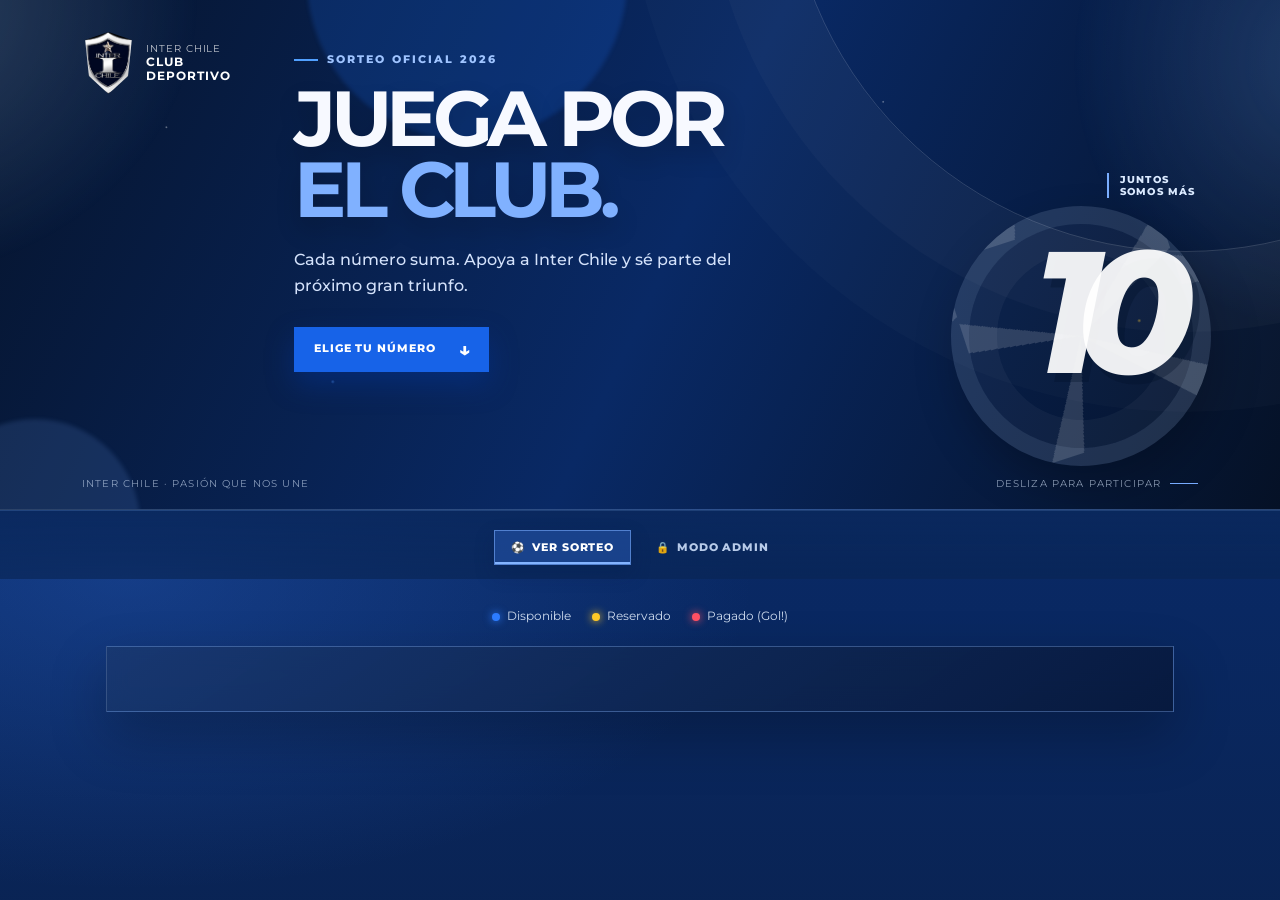
<file: index.html>
<!DOCTYPE html>
<html lang='es'>
<head>
  <meta charset='UTF-8'>
  <meta name='viewport' content='width=device-width, initial-scale=1.0'>
  <title>Inter Chile - Gran Sorteo Deportivo</title>
  <!-- Fuente deportiva Montserrat -->
  <link href='https://fonts.googleapis.com/css2?family=Montserrat:wght@400;600;800&display=swap' rel='stylesheet'>
  <link rel='stylesheet' href='css/style.css'>
</head>
<body>

  <!-- Encabezado / Hero -->
  <header class='hero'>
    <div class='stadium-lights'></div>
    <div class='confetti-layer'></div>
    <div class='hero-orb hero-orb-one'></div>
    <div class='hero-orb hero-orb-two'></div>
    <div class='hero-shell'>
      <div class='brand-lockup'>
        <img class='logo-club' src='assets/escudo-inter-chile.jpg' alt='Escudo Inter Chile'>
        <span>Inter Chile<br><b>Club deportivo</b></span>
      </div>
      <div class='hero-copy'>
        <p class='eyebrow'><span></span> Sorteo oficial 2026</p>
        <h1 id='raffle-title'>Juega por <em>el club.</em></h1>
        <p class='subtitle' id='raffle-subtitle'>Cada número suma. Apoya a Inter Chile y sé parte del próximo gran triunfo.</p>
        <div class='hero-actions'>
          <a class='hero-cta' href='#view-public'>Elige tu número <span>↓</span></a>
          <button type='button' class='hero-cta hero-raffles-link admin-only-ui' style='display: none;' onclick='openRaffleHub()'>Mis sorteos <span>→</span></button>
        </div>
      </div>
      <div class='hero-art' aria-hidden='true'>
        <div class='ball-pattern'></div>
        <div class='hero-number'>10</div>
        <div class='hero-art-label'>Juntos<br>somos más</div>
      </div>
    </div>
    <div class='hero-footer'>
      <span>Inter Chile · pasión que nos une</span>
      <span class='scroll-cue'>Desliza para participar <i></i></span>
    </div>
  </header>

  <!-- Marcador de Estadio (Estadísticas en tiempo real) - SOLO ADMIN -->
  <div class='scoreboard-container' id='scoreboard-container' style='display: none;'>
    <div class='scoreboard'>
      <div class='score-panel'>
        <div class='score-label'>Recaudado</div>
        <div class='score-value recaudado' id='stat-recaudado'>$0</div>
      </div>
      <div class='score-panel'>
        <div class='score-label'>Goles (Pagados)</div>
        <div class='score-value goles' id='stat-pagados'>00</div>
      </div>
      <div class='score-panel'>
        <div class='score-label'>En el VAR (Reservas)</div>
        <div class='score-value var' id='stat-reservados'>00</div>
      </div>
      <div class='score-panel'>
        <div class='score-label'>Suplentes (Libres)</div>
        <div class='score-value' id='stat-disponibles'>00</div>
      </div>
    </div>
  </div>

  <!-- Barra de Navegación de Pestañas -->
  <div class='nav-tabs'>
    <button class='nav-btn active' onclick='switchTab("public-view")'>
      <span>⚽</span> Ver Sorteo
    </button>
    <button class='nav-btn' id='nav-accounting-tab' style='display: none;' onclick='switchTab("accounting-view")'>
      <span>📊</span> Contabilidad
    </button>
    <button class='nav-btn' id='nav-raffles-tab' style='display: none;' onclick='openRaffleHub()'>
      <span>🏆</span> Mis sorteos
    </button>
    <button class='nav-btn' id='nav-login-tab' onclick='switchTab("login-view")'>
      <span>🔒</span> Modo Admin
    </button>
  </div>

  <!-- PESTAÑA 1: VISTA PÚBLICA / TABLERO DE NÚMEROS -->
  <main class='view-section active' id='view-public'>
    <div class='grid-container admin-only-ui' id='current-raffle-banner' style='display:none; margin-bottom:1rem; padding:1rem 1.25rem;'>
      <span style='color:var(--color-accent-blue);font-size:.7rem;font-weight:800;letter-spacing:.1em;text-transform:uppercase;'>Administrando rifa</span>
      <h2 id='current-raffle-name' style='margin-top:.25rem;text-transform:uppercase;'></h2>
    </div>
    <div id='public-raffles-container'></div>
    <!-- Leyenda de Estados -->
    <div class='legend'>
      <div class='legend-item'>
        <span class='dot disponible'></span>
        <span>Disponible</span>
      </div>
      <div class='legend-item'>
        <span class='dot reservado'></span>
        <span>Reservado</span>
      </div>
      <div class='legend-item'>
        <span class='dot pagado'></span>
        <span>Pagado (Gol!)</span>
      </div>
      <div class='legend-item admin-only-ui' style='display: none;'>
        <span class='dot seleccionado'></span>
        <span>Seleccionado</span>
      </div>
    </div>

    <!-- Selección Aleatoria de Números (Solo Admin) -->
    <div class='grid-container admin-only-ui' style='display: none; margin-bottom: 1.5rem; padding: 1rem 1.5rem;'>
      <div style='display: flex; align-items: center; gap: 1rem; flex-wrap: wrap;'>
        <label for='random-pick-count' style='color: #8b949e; font-size: 0.85rem;'>🎲 Elegir al azar</label>
        <input type='number' id='random-pick-count' value='5' min='1' max='100' style='max-width: 90px;'>
        <button type='button' class='btn-secondary' style='margin-top: 0; font-size: 0.85rem;' onclick='handlePickRandomNumbers()'>Seleccionar números disponibles al azar</button>
      </div>
    </div>

    <!-- Contenedor del Tablero -->
    <div class='grid-container'>
      <div class='tickets-grid' id='tickets-container'>
        <!-- Los números se generarán aquí con JavaScript -->
      </div>
    </div>
  </main>

  <!-- PESTAÑA: HISTORIAL Y GESTIÓN DE SORTEOS (SOLO ADMIN) -->
  <section class='view-section' id='view-raffles'>
    <div class='raffle-hub-header'>
      <div>
        <p class='eyebrow'><span></span> Base de datos de sorteos</p>
        <h2>Mis sorteos e historial</h2>
        <p>Cada tarjeta corresponde a una pestaña de Google Sheets. Abre una para administrar sus números, compradores y contabilidad.</p>
      </div>
      <button type='button' class='btn-secondary' onclick='refreshSorteosList()'>↻ Actualizar lista</button>
    </div>
    <div class='raffle-create-card'>
      <h3>Crear una nueva rifa</h3>
      <form id='new-sorteo-form' onsubmit='handleCreateSorteo(event)'>
        <div class='form-row'>
          <div class='form-group'>
            <label for='new-sorteo-name'>Nombre de la rifa</label>
            <input type='text' id='new-sorteo-name' placeholder='Ej. Rifa Septiembre 2026' required>
          </div>
          <div class='form-group'>
            <label for='new-sorteo-count'>Cantidad de números</label>
            <input type='number' id='new-sorteo-count' value='100' min='1' max='1000' required>
          </div>
          <div class='form-group'>
            <label for='new-sorteo-price'>Valor por número ($)</label>
            <input type='number' id='new-sorteo-price' value='5000' min='500' step='500' required>
          </div>
        </div>
        <div id='create-prizes-list' class='create-prizes-list'>
          <div class='form-row create-prize-row'>
            <div class='form-group'><label>Premio 1</label><input class='create-prize-title' type='text' placeholder='Ej. Camiseta oficial firmada'></div>
            <div class='form-group'><label>Descripción</label><input class='create-prize-description' type='text' placeholder='Ej. Talla L, firmada por el plantel'></div>
            <div class='form-group'><label>Foto / cámara</label><input class='create-prize-image' type='file' accept='image/*' capture='environment'></div>
          </div>
        </div>
        <button type='button' class='btn-secondary add-prize-btn' onclick='addCreatePrizeRow()'>+ Agregar otro premio</button>
        <button type='submit' class='btn-primary'>Crear y abrir rifa</button>
      </form>
    </div>
    <div class='raffle-history-grid' id='sorteo-history-list'>
      <p class='raffle-history-empty'>Cargando historial…</p>
    </div>
    <section id='prize-manager' class='prize-manager' hidden>
      <div class='prize-manager-header'><div><p class='eyebrow'><span></span> Premios de la rifa</p><h3 id='prize-manager-raffle'></h3></div><button type='button' class='close-btn' aria-label='Cerrar premios' onclick='closePrizeManager()'>×</button></div>
      <div id='prizes-list' class='prizes-list'></div>
      <form id='new-prize-form' onsubmit='handleSavePremio(event)' class='new-prize-form'>
        <h4>Agregar premio</h4>
        <div class='form-row'>
          <div class='form-group'><label for='new-prize-title'>Nombre del premio</label><input id='new-prize-title' required placeholder='Ej. Primer premio: Camiseta'></div>
          <div class='form-group'><label for='new-prize-description'>Descripción</label><input id='new-prize-description' placeholder='Detalles del premio'></div>
          <div class='form-group'><label for='new-prize-image'>Foto / cámara</label><input id='new-prize-image' type='file' accept='image/*' capture='environment'></div>
        </div>
        <button type='submit' class='btn-primary'>Agregar premio</button>
      </form>
    </section>
  </section>

  <!-- PESTAÑA 2: PANEL DE CONTABILIDAD & REGISTRO (SOLO ADMIN) -->
  <section class='view-section' id='view-accounting'>
    <div class='grid-container' style='margin-bottom: 2rem;'>
      <h2 style='text-transform: uppercase; margin-bottom: 1rem; font-size: 1.4rem; border-bottom: 1px solid var(--color-card-border); padding-bottom: 0.5rem;'>
        📊 Balance Contable
      </h2>
      <div style='display: grid; grid-template-columns: repeat(auto-fit, minmax(200px, 1fr)); gap: 1rem; margin-bottom: 1.5rem;'>
        <div style='background: #0d1117; padding: 1rem; border-radius: 8px; border: 1px solid var(--color-card-border);'>
          <span style='font-size: 0.8rem; color: #8b949e; text-transform: uppercase;'>Efectivo Recaudado</span>
          <div style='font-size: 1.6rem; font-weight: bold; color: #fff;' id='calc-efectivo'>$0</div>
        </div>
        <div style='background: #0d1117; padding: 1rem; border-radius: 8px; border: 1px solid var(--color-card-border);'>
          <span style='font-size: 0.8rem; color: #8b949e; text-transform: uppercase;'>Transferencias Recaudado</span>
          <div style='font-size: 1.6rem; font-weight: bold; color: #fff;' id='calc-transferencia'>$0</div>
        </div>
        <div style='background: #0d1117; padding: 1rem; border-radius: 8px; border: 1px solid var(--color-card-border);'>
          <span style='font-size: 0.8rem; color: #8b949e; text-transform: uppercase;'>Por Cobrar (Reservas)</span>
          <div style='font-size: 1.6rem; font-weight: bold; color: var(--color-referee-yellow);' id='calc-pendiente'>$0</div>
        </div>
        <div style='background: #0d1117; padding: 1rem; border-radius: 8px; border: 1px solid var(--color-card-border);'>
          <span style='font-size: 0.8rem; color: #8b949e; text-transform: uppercase;'>Recaudación Potencial</span>
          <div style='font-size: 1.6rem; font-weight: bold; color: var(--color-grass-neon);' id='calc-potencial'>$0</div>
        </div>
      </div>
    </div>

    <!-- Sorteo del Ganador -->
    <div class='grid-container' style='margin-bottom: 2rem;'>
      <h2 style='text-transform: uppercase; margin-bottom: 1rem; font-size: 1.4rem; border-bottom: 1px solid var(--color-card-border); padding-bottom: 0.5rem;'>
        🏆 Sorteo del Ganador
      </h2>
      <p style='color: #8b949e; font-size: 0.85rem; margin-bottom: 1rem;'>
        Solo participan los dorsales marcados como "Pagado" (Gol!) del sorteo activo. Elige cuántos ganadores quieres sortear y presiona el botón.
      </p>
      <div style='display: flex; align-items: center; gap: 1rem; flex-wrap: wrap; margin-bottom: 1rem;'>
        <label for='winners-count' style='color: #8b949e; font-size: 0.85rem;'>Cantidad de ganadores</label>
        <input type='number' id='winners-count' value='1' min='1' max='100' style='max-width: 90px;'>
        <button type='button' class='btn-primary' style='margin-top: 0; font-size: 0.85rem; padding: 0.6rem 1rem;' onclick='handleDrawWinners()'>🎉 Tirar Rifa y Elegir Ganador(es)</button>
      </div>
      <div id='winners-result' style='display: none; background: #0d1117; padding: 1rem 1.5rem; border-radius: 8px; border: 1px solid var(--color-card-border);'></div>
    </div>

    <!-- Tabla detallada de Compradores -->
    <div class='grid-container'>
      <div style='display: flex; justify-content: space-between; align-items: center; margin-bottom: 1rem; flex-wrap: wrap; gap: 1rem;'>
        <h2 style='text-transform: uppercase; font-size: 1.3rem;'>📋 Registro de Compras</h2>
        <input type='text' id='accounting-search' placeholder='🔍 Buscar por número, nombre o teléfono...' style='max-width: 300px; padding: 0.5rem;'>
      </div>
      
      <div class='accounting-table-container'>
        <table id='accounting-table'>
          <thead>
            <tr>
              <th>Dorsal</th>
              <th>Estado</th>
              <th>Nombre del Comprador</th>
              <th>Teléfono</th>
              <th>Medio de Pago</th>
              <th>Última Actualización</th>
            </tr>
          </thead>
          <tbody id='accounting-table-body'>
            <!-- Filas dinámicas -->
          </tbody>
        </table>
      </div>
    </div>
  </section>

  <!-- PESTAÑA 3: LOGIN / PANEL DE CONFIGURACIÓN DE ACCESO -->
  <section class='view-section' id='view-login'>
    <!-- Login de Administrador -->
    <div class='login-card' id='login-card-container'>
      <h2>Acceso Administrador</h2>
      <p style='color: #8b949e; font-size: 0.85rem; margin-bottom: 1.5rem;'>Ingresa la contraseña técnica para gestionar el sorteo y la contabilidad.</p>
      
      <form id='login-form' onsubmit='handleLogin(event)'>
        <div class='form-group'>
          <label for='admin-password'>Contraseña</label>
          <input type='password' id='admin-password' placeholder='••••••••' required autocomplete='current-password'>
        </div>
        <button type='submit' class='btn-primary'>Entrar a la Cancha</button>
      </form>
    </div>

    <!-- Panel de Sesión del Administrador (Se muestra si está logueado) -->
    <div class='login-card' id='admin-session-container' style='display: none; max-width: 600px;'>
      <h2>¡Bienvenido, Administrador!</h2>
      <p style='color: var(--color-grass-neon); font-weight: bold; margin-bottom: 1.5rem;'>La sesión está activa y tienes autorización para modificar números.</p>
      
      <button class='btn-secondary btn-danger' onclick='handleLogout()' style='max-width: 250px; margin: 0 auto 2rem auto;'>
        Cerrar Sesión Administrador
      </button>

      <button class='btn-primary' onclick='openRaffleHub()'>🏆 Ir a Mis sorteos e historial</button>
    </div>
  </section>

  <!-- BARRA DE TÁCTICAS FLOTANTE (SELECCIÓN MÚLTIPLE - SOLO ADMIN) -->
  <div class='tactics-bar' id='tactics-bar-container'>
    <div class='tactics-text'>
      Has seleccionado <span id='tactics-count'>0</span> número(s)
    </div>
    <button class='tactics-btn' onclick='openMultiSelectModal()'>Asignar Comprador</button>
    <button class='close-btn' onclick='clearSelection()' style='font-size: 1.1rem; color: #ff6b6b;'>✖</button>
  </div>

  <!-- MODAL PARA REGISTRO / ACTUALIZACIÓN DE NÚMEROS -->
  <div class='modal-overlay' id='ticket-modal'>
    <div class='modal-card'>
      <div class='modal-header'>
        <h3 id='modal-ticket-title'>Registrar Dorsal</h3>
        <button class='close-btn' onclick='closeModal()'>&times;</button>
      </div>
      
      <form id='ticket-form' onsubmit='saveTicketData(event)'>
        <!-- Números seleccionados invisibles / descriptivos -->
        <div class='form-group' id='modal-selected-nums-desc' style='font-weight: bold; color: var(--color-accent-blue); background: #0d1117; padding: 0.5rem 1rem; border-radius: 6px; border-left: 3px solid var(--color-accent-blue); margin-bottom: 1.2rem;'>
          Números: -
        </div>

        <div class='form-group'>
          <label for='buyer-name'>Nombre del Comprador</label>
          <input type='text' id='buyer-name' placeholder='Ej. Juan Pérez' required>
        </div>

        <div class='form-group'>
          <label for='buyer-phone'>Número de Teléfono</label>
          <input type='tel' id='buyer-phone' placeholder='Ej. +56912345678' required>
        </div>

        <div class='form-row'>
          <div class='form-group'>
            <label for='ticket-status'>Estado del Dorsal</label>
            <select id='ticket-status' onchange='togglePaymentFields()' required>
              <option value='Reservado'>En el VAR (Reservado)</option>
              <option value='Pagado'>Gol! (Pagado)</option>
              <option value='Disponible'>Disponible (Liberar)</option>
            </select>
          </div>

          <div class='form-group' id='payment-method-container'>
            <label for='payment-method'>Medio de Pago</label>
            <select id='payment-method'>
              <option value='Transferencia'>Transferencia</option>
              <option value='Efectivo'>Efectivo</option>
            </select>
          </div>
        </div>

        <div style='display: flex; gap: 1rem; margin-top: 1.5rem;'>
          <button type='submit' class='btn-primary' id='save-btn'>Confirmar Registro</button>
        </div>
      </form>
    </div>
  </div>

  <!-- Carga de Archivos de Scripts -->
  <script src='js/config.js?v=58'></script>
  <script src='js/api.js?v=58'></script>
  <script src='js/admin.js?v=58'></script>
  <script src='js/app.js?v=58'></script>
</body>
</html>
</file>
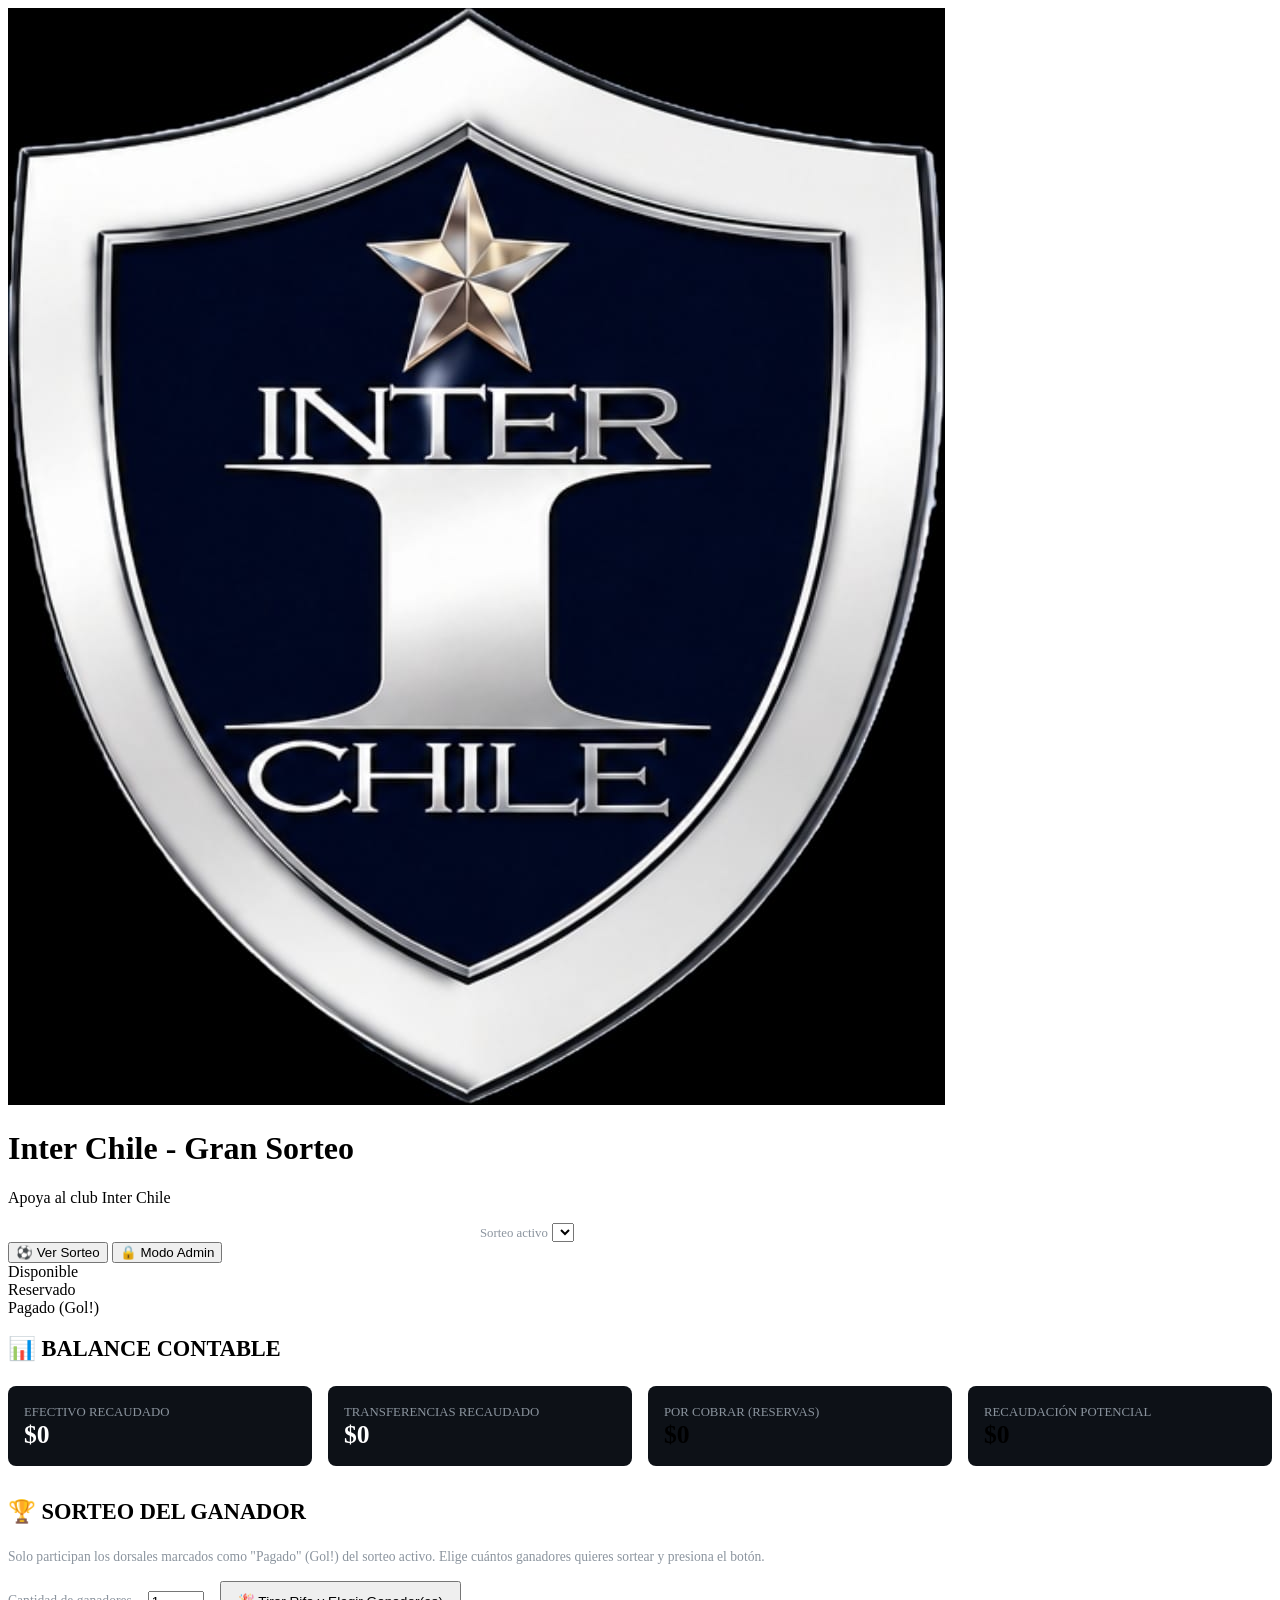
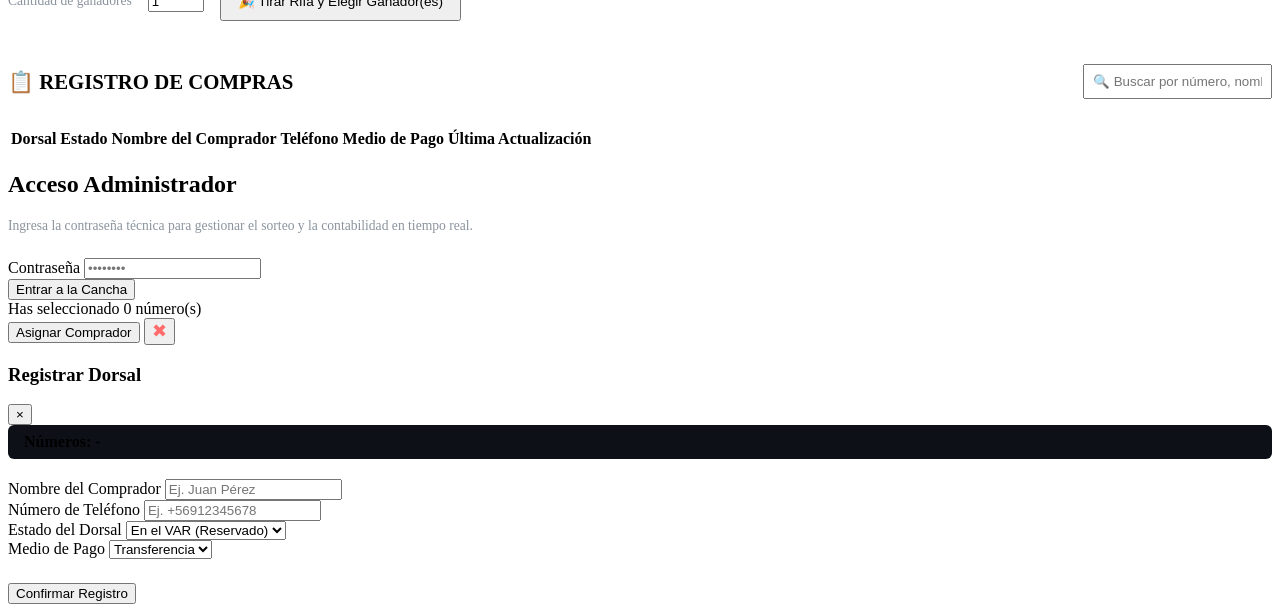
<file: apps-script-project/index.html>
<!DOCTYPE html>
<html lang="es">
<head>
  <meta charset="UTF-8">
  <meta name="viewport" content="width=device-width, initial-scale=1.0">
  <title>Inter Chile - Gran Sorteo Deportivo</title>
  <!-- Fuente deportiva Montserrat -->
  <link href="https://fonts.googleapis.com/css2?family=Montserrat:wght@400;600;800&amp;display=swap" rel="stylesheet">
  
  <!-- Estilos CSS Inyectados -->
  <?!= include("style"); ?>
</head>
<body>

  <!-- Encabezado Temático -->
  <header>
    <div class="stadium-lights"></div>
    <div class="confetti-layer"></div>
    <img class="logo-club" src="[data-uri]" alt="Escudo Inter Chile">
    <h1 id="raffle-title">Inter Chile - Gran Sorteo</h1>
    <p class="subtitle" id="raffle-subtitle">Apoya al club Inter Chile</p>
    <div class="form-group" style="position: relative; z-index: 1; max-width: 320px; margin: 1rem auto 0 auto;">
      <label for="sorteo-select" style="color: #8b949e; font-size: 0.8rem;">Sorteo activo</label>
      <select id="sorteo-select" onchange="handleSorteoChange()"></select>
    </div>
  </header>

  <!-- Marcador de Estadio (Estadísticas en tiempo real) - SOLO ADMIN -->
  <div class="scoreboard-container" id="scoreboard-container" style="display: none;">
    <div class="scoreboard">
      <div class="score-panel">
        <div class="score-label">Recaudado</div>
        <div class="score-value recaudado" id="stat-recaudado">$0</div>
      </div>
      <div class="score-panel">
        <div class="score-label">Goles (Pagados)</div>
        <div class="score-value goles" id="stat-pagados">00</div>
      </div>
      <div class="score-panel">
        <div class="score-label">En el VAR (Reservas)</div>
        <div class="score-value var" id="stat-reservados">00</div>
      </div>
      <div class="score-panel">
        <div class="score-label">Suplentes (Libres)</div>
        <div class="score-value" id="stat-disponibles">00</div>
      </div>
    </div>
  </div>

  <!-- Barra de Navegación de Pestañas -->
  <div class="nav-tabs">
    <button class="nav-btn active" onclick="switchTab(\"public-view\")">
      <span>⚽</span> Ver Sorteo
    </button>
    <button class="nav-btn" id="nav-accounting-tab" style="display: none;" onclick="switchTab(\"accounting-view\")">
      <span>📊</span> Contabilidad
    </button>
    <button class="nav-btn" id="nav-login-tab" onclick="switchTab(\"login-view\")">
      <span>🔒</span> Modo Admin
    </button>
  </div>

  <!-- PESTAÑA 1: VISTA PÚBLICA / TABLERO DE NÚMEROS -->
  <main class="view-section active" id="view-public">
    <!-- Leyenda de Estados -->
    <div class="legend">
      <div class="legend-item">
        <span class="dot disponible"></span>
        <span>Disponible</span>
      </div>
      <div class="legend-item">
        <span class="dot reservado"></span>
        <span>Reservado</span>
      </div>
      <div class="legend-item">
        <span class="dot pagado"></span>
        <span>Pagado (Gol!)</span>
      </div>
      <div class="legend-item admin-only-ui" style="display: none;">
        <span class="dot seleccionado"></span>
        <span>Seleccionado</span>
      </div>
    </div>

    <!-- Selección Aleatoria de Números (Solo Admin) -->
    <div class="grid-container admin-only-ui" style="display: none; margin-bottom: 1.5rem; padding: 1rem 1.5rem;">
      <div style="display: flex; align-items: center; gap: 1rem; flex-wrap: wrap;">
        <label for="random-pick-count" style="color: #8b949e; font-size: 0.85rem;">🎲 Elegir al azar</label>
        <input type="number" id="random-pick-count" value="5" min="1" max="100" style="max-width: 90px;">
        <button type="button" class="btn-secondary" style="margin-top: 0; font-size: 0.85rem;" onclick="handlePickRandomNumbers()">Seleccionar números disponibles al azar</button>
      </div>
    </div>

    <!-- Contenedor del Tablero -->
    <div class="grid-container">
      <div class="tickets-grid" id="tickets-container">
        <!-- Los números se generarán aquí con JavaScript -->
      </div>
    </div>
  </main>

  <!-- PESTAÑA 2: PANEL DE CONTABILIDAD & REGISTRO (SOLO ADMIN) -->
  <section class="view-section" id="view-accounting">
    <div class="grid-container" style="margin-bottom: 2rem;">
      <h2 style="text-transform: uppercase; margin-bottom: 1rem; font-size: 1.4rem; border-bottom: 1px solid var(--color-card-border); padding-bottom: 0.5rem;">
        📊 Balance Contable
      </h2>
      <div style="display: grid; grid-template-columns: repeat(auto-fit, minmax(200px, 1fr)); gap: 1rem; margin-bottom: 1.5rem;">
        <div style="background: #0d1117; padding: 1rem; border-radius: 8px; border: 1px solid var(--color-card-border);">
          <span style="font-size: 0.8rem; color: #8b949e; text-transform: uppercase;">Efectivo Recaudado</span>
          <div style="font-size: 1.6rem; font-weight: bold; color: #fff;" id="calc-efectivo">$0</div>
        </div>
        <div style="background: #0d1117; padding: 1rem; border-radius: 8px; border: 1px solid var(--color-card-border);">
          <span style="font-size: 0.8rem; color: #8b949e; text-transform: uppercase;">Transferencias Recaudado</span>
          <div style="font-size: 1.6rem; font-weight: bold; color: #fff;" id="calc-transferencia">$0</div>
        </div>
        <div style="background: #0d1117; padding: 1rem; border-radius: 8px; border: 1px solid var(--color-card-border);">
          <span style="font-size: 0.8rem; color: #8b949e; text-transform: uppercase;">Por Cobrar (Reservas)</span>
          <div style="font-size: 1.6rem; font-weight: bold; color: var(--color-referee-yellow);" id="calc-pendiente">$0</div>
        </div>
        <div style="background: #0d1117; padding: 1rem; border-radius: 8px; border: 1px solid var(--color-card-border);">
          <span style="font-size: 0.8rem; color: #8b949e; text-transform: uppercase;">Recaudación Potencial</span>
          <div style="font-size: 1.6rem; font-weight: bold; color: var(--color-grass-neon);" id="calc-potencial">$0</div>
        </div>
      </div>
    </div>

    <!-- Sorteo del Ganador -->
    <div class="grid-container" style="margin-bottom: 2rem;">
      <h2 style="text-transform: uppercase; margin-bottom: 1rem; font-size: 1.4rem; border-bottom: 1px solid var(--color-card-border); padding-bottom: 0.5rem;">
        🏆 Sorteo del Ganador
      </h2>
      <p style="color: #8b949e; font-size: 0.85rem; margin-bottom: 1rem;">
        Solo participan los dorsales marcados como "Pagado" (Gol!) del sorteo activo. Elige cuántos ganadores quieres sortear y presiona el botón.
      </p>
      <div style="display: flex; align-items: center; gap: 1rem; flex-wrap: wrap; margin-bottom: 1rem;">
        <label for="winners-count" style="color: #8b949e; font-size: 0.85rem;">Cantidad de ganadores</label>
        <input type="number" id="winners-count" value="1" min="1" max="100" style="max-width: 90px;">
        <button type="button" class="btn-primary" style="margin-top: 0; font-size: 0.85rem; padding: 0.6rem 1rem;" onclick="handleDrawWinners()">🎉 Tirar Rifa y Elegir Ganador(es)</button>
      </div>
      <div id="winners-result" style="display: none; background: #0d1117; padding: 1rem 1.5rem; border-radius: 8px; border: 1px solid var(--color-card-border);"></div>
    </div>

    <!-- Tabla detallada de Compradores -->
    <div class="grid-container">
      <div style="display: flex; justify-content: space-between; align-items: center; margin-bottom: 1rem; flex-wrap: wrap; gap: 1rem;">
        <h2 style="text-transform: uppercase; font-size: 1.3rem;">📋 Registro de Compras</h2>
        <input type="text" id="accounting-search" placeholder="🔍 Buscar por número, nombre o teléfono..." style="max-width: 300px; padding: 0.5rem;">
      </div>
      
      <div class="accounting-table-container">
        <table id="accounting-table">
          <thead>
            <tr>
              <th>Dorsal</th>
              <th>Estado</th>
              <th>Nombre del Comprador</th>
              <th>Teléfono</th>
              <th>Medio de Pago</th>
              <th>Última Actualización</th>
            </tr>
          </thead>
          <tbody id="accounting-table-body">
            <!-- Filas dinámicas -->
          </tbody>
        </table>
      </div>
    </div>
  </section>

  <!-- PESTAÑA 3: LOGIN / PANEL DE CONFIGURACIÓN DE ACCESO -->
  <section class="view-section" id="view-login">
    <!-- Login de Administrador -->
    <div class="login-card" id="login-card-container">
      <h2>Acceso Administrador</h2>
      <p style="color: #8b949e; font-size: 0.85rem; margin-bottom: 1.5rem;">Ingresa la contraseña técnica para gestionar el sorteo y la contabilidad en tiempo real.</p>
      
      <form id="login-form" onsubmit="handleLogin(event)">
        <div class="form-group">
          <label for="admin-password">Contraseña</label>
          <input type="password" id="admin-password" placeholder="••••••••" required autocomplete="current-password">
        </div>
        <button type="submit" class="btn-primary">Entrar a la Cancha</button>
      </form>
    </div>

    <!-- Panel de Sesión del Administrador (Se muestra si está logueado) -->
    <div class="login-card" id="admin-session-container" style="display: none; max-width: 600px;">
      <h2>¡Bienvenido, Administrador!</h2>
      <p style="color: var(--color-grass-neon); font-weight: bold; margin-bottom: 1.5rem;">La sesión está activa y sincronizada directamente con Google Sheets.</p>
      
      <button class="btn-secondary btn-danger" onclick="handleLogout()" style="max-width: 250px; margin: 0 auto;">
        Cerrar Sesión Administrador
      </button>

      <!-- Gestión de Sorteos (una hoja, múltiples pestañas de sorteo) -->
      <div class="api-config-card">
        <h4>🏆 Gestión de Sorteos</h4>
        <p class="api-config-desc">
          Todos los sorteos viven en la misma Hoja de Cálculo, cada uno como una pestaña independiente. Crea uno nuevo o elimina el que tienes seleccionado arriba en "Sorteo activo".
        </p>
        <form id="new-sorteo-form" onsubmit="handleCreateSorteo(event)" style="text-align: left;">
          <div class="form-row">
            <div class="form-group">
              <label for="new-sorteo-name">Nombre del nuevo sorteo</label>
              <input type="text" id="new-sorteo-name" placeholder="Ej. Rifa Septiembre 2026" required>
            </div>
            <div class="form-group">
              <label for="new-sorteo-count">Cantidad de números</label>
              <input type="number" id="new-sorteo-count" value="100" min="1" max="1000" required>
            </div>
            <div class="form-group">
              <label for="new-sorteo-price">Valor por número ($)</label>
              <input type="number" id="new-sorteo-price" value="5000" min="500" step="500" required>
            </div>
          </div>
          <div style="display: flex; gap: 1rem;">
            <button type="submit" class="btn-primary" style="font-size: 0.8rem; padding: 0.6rem;">Crear Sorteo</button>
          </div>
        </form>

        <div class="accounting-table-container" style="margin-top: 1.5rem;">
          <table id="sorteo-management-table">
            <thead>
              <tr>
                <th>Sorteo</th>
                <th>Estado</th>
                <th>Visibilidad</th>
                <th>Acciones</th>
              </tr>
            </thead>
            <tbody id="sorteo-management-body">
              <!-- Filas dinámicas -->
            </tbody>
          </table>
        </div>
      </div>
    </div>
  </section>

  <!-- BARRA DE TÁCTICAS FLOTANTE (SELECCIÓN MÚLTIPLE - SOLO ADMIN) -->
  <div class="tactics-bar" id="tactics-bar-container">
    <div class="tactics-text">
      Has seleccionado <span id="tactics-count">0</span> número(s)
    </div>
    <button class="tactics-btn" onclick="openMultiSelectModal()">Asignar Comprador</button>
    <button class="close-btn" onclick="clearSelection()" style="font-size: 1.1rem; color: #ff6b6b;">✖</button>
  </div>

  <!-- MODAL PARA REGISTRO / ACTUALIZACIÓN DE NÚMEROS -->
  <div class="modal-overlay" id="ticket-modal">
    <div class="modal-card">
      <div class="modal-header">
        <h3 id="modal-ticket-title">Registrar Dorsal</h3>
        <button class="close-btn" onclick="closeModal()">&times;</button>
      </div>
      
      <form id="ticket-form" onsubmit="saveTicketData(event)">
        <!-- Números seleccionados invisibles / descriptivos -->
        <div class="form-group" id="modal-selected-nums-desc" style="font-weight: bold; color: var(--color-accent-blue); background: #0d1117; padding: 0.5rem 1rem; border-radius: 6px; border-left: 3px solid var(--color-accent-blue); margin-bottom: 1.2rem;">
          Números: -
        </div>

        <div class="form-group">
          <label for="buyer-name">Nombre del Comprador</label>
          <input type="text" id="buyer-name" placeholder="Ej. Juan Pérez" required>
        </div>

        <div class="form-group">
          <label for="buyer-phone">Número de Teléfono</label>
          <input type="tel" id="buyer-phone" placeholder="Ej. +56912345678" required>
        </div>

        <div class="form-row">
          <div class="form-group">
            <label for="ticket-status">Estado del Dorsal</label>
            <select id="ticket-status" onchange="togglePaymentFields()" required>
              <option value="Reservado">En el VAR (Reservado)</option>
              <option value="Pagado">Gol! (Pagado)</option>
              <option value="Disponible">Disponible (Liberar)</option>
            </select>
          </div>

          <div class="form-group" id="payment-method-container">
            <label for="payment-method">Medio de Pago</label>
            <select id="payment-method">
              <option value="Transferencia">Transferencia</option>
              <option value="Efectivo">Efectivo</option>
            </select>
          </div>
        </div>

        <div style="display: flex; gap: 1rem; margin-top: 1.5rem;">
          <button type="submit" class="btn-primary" id="save-btn">Confirmar Registro</button>
        </div>
      </form>
    </div>
  </div>

  <!-- Inyección de Archivos JavaScript desde Google Apps Script -->
  <?!= include("js_api"); ?>
  <?!= include("js_admin"); ?>
  <?!= include("js_app"); ?>
</body>
</html>
</file>
<file: css/style.css>
:root{--color-pitch-deep:#061023;--color-pitch-light:#0c2f72;--color-grass-neon:#2d7cff;--color-referee-yellow:#ffc928;--color-red-card:#ff5164;--color-text-light:#f7f9ff;--color-bg-dark:#050914;--color-card-bg:rgba(12,22,43,.82);--color-card-border:rgba(127,164,228,.22);--color-accent-blue:#8bb8ff;--font-sporty:'Montserrat',-apple-system,BlinkMacSystemFont,'Segoe UI',sans-serif}*{box-sizing:border-box;margin:0;padding:0}html{scroll-behavior:smooth}body{min-height:100vh;overflow-x:hidden;font-family:var(--font-sporty);color:var(--color-text-light);line-height:1.6;background:radial-gradient(ellipse 70% 28rem at 10% 36rem,rgba(48,109,218,.3),transparent 70%),radial-gradient(circle at 83% 12%,#123f8b 0,transparent 25rem),linear-gradient(180deg,#06142d 0,#092965 34rem,#0a214c 68rem,#071936 100%)}
/* Hero */.hero{position:relative;min-height:510px;overflow:hidden;border-bottom:1px solid rgba(142,185,255,.28);background:linear-gradient(115deg,#06142d 0%,#092965 52%,#051126 100%)}.hero:before{content:'';position:absolute;inset:0;opacity:.34;background-image:linear-gradient(90deg,transparent 49.8%,rgba(255,255,255,.15) 50%,transparent 50.2%),linear-gradient(0deg,transparent 49.8%,rgba(255,255,255,.12) 50%,transparent 50.2%);background-size:140px 140px;transform:perspective(500px) rotateX(58deg) scale(2.4) translateY(22%);transform-origin:bottom}.hero:after{content:'';position:absolute;width:68vw;height:68vw;max-width:800px;max-height:800px;right:-24vw;top:-43vw;border:1px solid rgba(255,255,255,.16);border-radius:50%;box-shadow:0 0 0 80px rgba(255,255,255,.025),0 0 0 160px rgba(255,255,255,.018)}.hero-shell{position:relative;z-index:2;max-width:1180px;min-height:455px;margin:0 auto;padding:2rem 2rem 4rem;display:grid;grid-template-columns:180px minmax(390px,1fr) 260px;gap:2rem;align-items:center}.stadium-lights{position:absolute;inset:0;opacity:.7;background:radial-gradient(ellipse 46% 100% at -10% 0%,rgba(154,203,255,.42),transparent 56%),radial-gradient(ellipse 34% 90% at 104% 12%,rgba(111,169,255,.36),transparent 60%);pointer-events:none}.confetti-layer{position:absolute;inset:0;opacity:.45;pointer-events:none;background-image:radial-gradient(2px 2px at 13% 25%,#fff 0,transparent 70%),radial-gradient(3px 3px at 26% 75%,#5da1ff 0,transparent 70%),radial-gradient(2px 2px at 69% 20%,#fff 0,transparent 70%),radial-gradient(3px 3px at 89% 63%,#ffc928 0,transparent 70%)}.hero-orb{position:absolute;border-radius:50%;filter:blur(2px);pointer-events:none}.hero-orb-one{width:320px;height:320px;background:#1f75ff;opacity:.18;left:24%;top:-180px}.hero-orb-two{width:210px;height:210px;background:#73aaff;opacity:.14;left:-70px;bottom:-120px}.brand-lockup{align-self:start;display:flex;align-items:center;gap:.7rem;font-size:.64rem;line-height:1.15;letter-spacing:.09em;text-transform:uppercase;color:rgba(255,255,255,.74)}.brand-lockup b{color:#fff;font-size:.75rem}.logo-club{width:54px;height:62px;object-fit:contain;filter:drop-shadow(0 7px 9px rgba(0,0,0,.45));clip-path:polygon(50% 0,94% 13%,87% 71%,50% 100%,13% 71%,6% 13%)}.hero-copy{max-width:650px}.eyebrow{display:flex;align-items:center;gap:.55rem;margin-bottom:.9rem;color:#9fc4ff;font-size:.7rem;font-weight:800;letter-spacing:.19em;text-transform:uppercase}.eyebrow span{width:24px;height:2px;background:#51a0ff}h1{font-size:clamp(3rem,6.1vw,5.8rem);line-height:.91;letter-spacing:-.07em;text-transform:uppercase;text-wrap:balance;text-shadow:0 12px 24px rgba(0,0,0,.2)}h1 em{display:block;color:#80b1ff;font-style:normal}.subtitle{max-width:480px;margin-top:1.35rem;color:#d4e2fb;font-size:.98rem;font-weight:500;line-height:1.65}.hero-actions{display:flex;align-items:end;flex-wrap:wrap;gap:1rem;margin-top:1.75rem}.hero-cta{display:inline-flex;align-items:center;gap:1.5rem;padding:.86rem 1.1rem .86rem 1.25rem;color:#fff;background:#1763e8;box-shadow:0 12px 28px rgba(0,56,160,.42);text-decoration:none;text-transform:uppercase;font-size:.7rem;font-weight:800;letter-spacing:.08em;transition:.2s}.hero-cta span{font-size:1.2rem;line-height:.6}.hero-cta:hover{transform:translateY(-3px);background:#2a79ff}.raffle-switcher{min-width:180px}.raffle-switcher label{margin-bottom:.25rem;color:#a9c6f5;font-size:.59rem;letter-spacing:.13em}.raffle-switcher select{padding:.55rem 1.7rem .55rem .65rem;font-size:.72rem}.hero-art{position:relative;align-self:end;height:245px}.ball-pattern{position:absolute;width:260px;height:260px;right:-13px;bottom:-75px;border:18px solid rgba(208,227,255,.13);border-radius:50%;background:conic-gradient(from 20deg,transparent 0 8%,rgba(255,255,255,.15) 8% 12%,transparent 12% 28%,rgba(255,255,255,.15) 28% 32%,transparent 32% 49%,rgba(255,255,255,.15) 49% 53%,transparent 53% 72%,rgba(255,255,255,.15) 72% 76%,transparent 76%);box-shadow:inset 0 0 0 28px rgba(255,255,255,.04),0 22px 45px rgba(0,0,0,.24);transform:rotate(-18deg)}.hero-number{position:absolute;right:31px;bottom:11px;color:rgba(255,255,255,.93);font-size:10.8rem;font-weight:800;letter-spacing:-.16em;line-height:.8;font-style:italic;text-shadow:7px 9px 0 rgba(1,16,40,.3)}.hero-art-label{position:absolute;right:3px;top:27px;padding-left:.7rem;border-left:2px solid #79adff;color:#dbeaff;font-size:.62rem;font-weight:800;line-height:1.25;text-transform:uppercase;letter-spacing:.11em}.hero-footer{position:absolute;z-index:3;right:max(2rem,calc((100% - 1116px)/2));bottom:1.1rem;left:max(2rem,calc((100% - 1116px)/2));display:flex;justify-content:space-between;color:rgba(218,234,255,.6);font-size:.6rem;text-transform:uppercase;letter-spacing:.12em}.scroll-cue{display:flex;gap:.55rem;align-items:center}.scroll-cue i{display:inline-block;width:28px;height:1px;background:#77abff}
/* Marcador, tabs y boletos */.scoreboard-container{max-width:1100px;margin:-1.6rem auto 2.25rem;padding:0 1rem;position:relative;z-index:4}.scoreboard{display:grid;grid-template-columns:repeat(4,1fr);padding:.3rem;border:1px solid var(--color-card-border);background:rgba(6,14,29,.88);box-shadow:0 18px 42px rgba(0,0,0,.28);backdrop-filter:blur(14px)}.score-panel{padding:.9rem 1rem;text-align:center;border-right:1px solid rgba(255,255,255,.09)}.score-panel:last-child{border:0}.score-label{color:#91a5c5;font-size:.58rem;font-weight:700;letter-spacing:.14em;text-transform:uppercase}.score-value{margin-top:.05rem;color:var(--color-grass-neon);font-size:1.55rem;font-weight:800;letter-spacing:-.06em}.score-value.recaudado{color:#fff}.score-value.var{color:var(--color-referee-yellow)}.score-value.goles{color:var(--color-red-card)}.nav-tabs{position:relative;z-index:2;display:flex;justify-content:center;gap:.5rem;margin:0 auto 1.8rem;padding:1.2rem 1rem .85rem;border-top:1px solid rgba(130,175,247,.18);background:linear-gradient(180deg,rgba(10,40,93,.9),rgba(9,37,84,.66))}.nav-tabs:before{content:'';position:absolute;inset:0;z-index:-1;opacity:.34;background:linear-gradient(90deg,transparent 49.8%,rgba(255,255,255,.18) 50%,transparent 50.2%);background-size:140px 100%}.nav-btn{display:flex;align-items:center;gap:.45rem;padding:.62rem 1rem;border:1px solid transparent;color:#b8cbe9;background:transparent;cursor:pointer;font-family:var(--font-sporty);font-size:.67rem;font-weight:800;letter-spacing:.08em;text-transform:uppercase;transition:.2s}.nav-btn:hover{color:#fff}.nav-btn.active{color:#fff;border-color:rgba(123,174,255,.58);background:rgba(59,123,237,.32);box-shadow:inset 0 -2px #83b4ff,0 8px 19px rgba(5,27,70,.25)}.view-section{display:none;max-width:1100px;margin:0 auto;padding:0 1rem 5rem}.view-section.active{display:block}.legend{display:flex;justify-content:center;flex-wrap:wrap;gap:.75rem 1.35rem;margin:0 auto 1.25rem;color:#d0ddf0;font-size:.72rem}.legend-item{display:flex;align-items:center;gap:.4rem}.dot{display:inline-block;width:8px;height:8px;border-radius:50%}.dot.disponible{background:var(--color-grass-neon);box-shadow:0 0 9px var(--color-grass-neon)}.dot.reservado{background:var(--color-referee-yellow);box-shadow:0 0 9px var(--color-referee-yellow)}.dot.pagado{background:var(--color-red-card);box-shadow:0 0 9px var(--color-red-card)}.dot.seleccionado{background:var(--color-accent-blue)}.grid-container{padding:clamp(1rem,3vw,2rem);border:1px solid rgba(139,184,255,.35);background:linear-gradient(145deg,rgba(25,56,111,.82),rgba(7,24,58,.86));box-shadow:0 24px 56px rgba(0,0,0,.25);backdrop-filter:blur(12px)}.tickets-grid{display:grid;grid-template-columns:repeat(auto-fill,minmax(70px,1fr));gap:.65rem}.ticket{position:relative;display:flex;flex-direction:column;justify-content:center;align-items:center;min-height:72px;aspect-ratio:1;overflow:hidden;border:1px solid rgba(103,148,222,.22);background:linear-gradient(135deg,#152849,#0c172c);color:#f7faff;cursor:pointer;font-weight:800;transition:.18s}.ticket:after{content:'';position:absolute;right:-18px;bottom:-20px;width:48px;height:48px;border:1px solid rgba(139,184,255,.12);border-radius:50%}.ticket .num-val{position:relative;z-index:1;font-size:1.28rem;letter-spacing:-.06em}.ticket .status-badge{position:relative;z-index:1;color:#91a5c5;font-size:.52rem;letter-spacing:.08em;text-transform:uppercase}.ticket.disponible{border-color:rgba(78,138,255,.38)}.ticket.disponible:hover{transform:translateY(-4px);border-color:#5a9bff;box-shadow:0 10px 20px rgba(19,95,227,.28)}.ticket.reservado{border-color:rgba(255,201,40,.75);background:linear-gradient(135deg,rgba(107,83,16,.65),#171b27)}.ticket.reservado .num-val,.ticket.reservado .status-badge{color:var(--color-referee-yellow)}.ticket.pagado{border-color:rgba(255,81,100,.68);background:linear-gradient(135deg,rgba(103,27,46,.62),#1a1522)}.ticket.pagado .num-val,.ticket.pagado .status-badge{color:var(--color-red-card)}.ticket.selected{transform:scale(1.04);border-color:var(--color-accent-blue)!important;background:linear-gradient(135deg,#24539b,#0c1c38)!important;box-shadow:0 0 0 3px rgba(124,179,255,.18),0 10px 22px rgba(16,95,224,.35)!important}
/* Formularios y administración */.modal-overlay{position:fixed;inset:0;z-index:1000;display:none;align-items:center;justify-content:center;padding:1rem;background:rgba(1,5,14,.78);backdrop-filter:blur(9px)}.modal-overlay.active{display:flex}.modal-card,.login-card,.api-config-card{border:1px solid var(--color-card-border);background:#0d1a31;box-shadow:0 25px 70px rgba(0,0,0,.52)}.modal-card{width:100%;max-width:460px;padding:1.7rem;animation:modalIn .25s ease-out}.modal-header{display:flex;align-items:center;justify-content:space-between;margin-bottom:1.5rem;padding-bottom:.7rem;border-bottom:1px solid var(--color-card-border)}.modal-header h3,.login-card h2{font-size:1.25rem;text-transform:uppercase}.close-btn{border:0;background:transparent;color:#94a8c8;font-size:1.5rem;cursor:pointer}.close-btn:hover{color:#fff}@keyframes modalIn{from{opacity:0;transform:translateY(12px) scale(.98)}to{opacity:1;transform:none}}.form-group{margin-bottom:1.1rem}label{display:block;margin-bottom:.38rem;color:#9aafd0;font-size:.68rem;font-weight:700;letter-spacing:.09em;text-transform:uppercase}input,select{width:100%;border:1px solid rgba(135,170,224,.25);border-radius:0;outline:0;padding:.72rem;color:#fff;background:rgba(3,10,23,.65);font-family:var(--font-sporty);font-size:.87rem}input:focus,select:focus{border-color:#5596ff;box-shadow:0 0 0 3px rgba(65,136,255,.15)}.form-row{display:flex;gap:1rem}.form-row .form-group{flex:1}.btn-primary,.btn-secondary{width:100%;padding:.8rem;border-radius:0;font-family:var(--font-sporty);font-size:.73rem;font-weight:800;letter-spacing:.07em;text-transform:uppercase;cursor:pointer;transition:.2s}.btn-primary{border:1px solid #397fff;color:#fff;background:#1b67ed}.btn-primary:hover{background:#3180ff;box-shadow:0 10px 20px rgba(23,99,232,.28)}.btn-secondary{border:1px solid var(--color-card-border);color:#d1dcef;background:#172640}.btn-secondary:hover{background:#22375b}.btn-danger{color:var(--color-red-card);border-color:var(--color-red-card);background:transparent}.btn-danger:hover{color:#fff;background:var(--color-red-card)}.login-card{max-width:420px;margin:3rem auto;padding:2rem;text-align:center}.login-card h2{margin-bottom:1.2rem}.api-config-card{margin-top:2rem;padding:1.5rem}.api-config-card h4{margin-bottom:.5rem;text-transform:uppercase}.api-config-desc{margin-bottom:1rem;color:#9aafd0;font-size:.78rem}.api-status-dot{display:inline-block;width:8px;height:8px;border-radius:50%;background:var(--color-referee-yellow)}.api-status-dot.active{background:var(--color-grass-neon)}.accounting-table-container{overflow-x:auto;margin-top:1.5rem}table{width:100%;border-collapse:collapse;font-size:.8rem;text-align:left}th,td{padding:.8rem;border:1px solid var(--color-card-border)}th{background:#142546;color:#fff;font-size:.68rem;letter-spacing:.05em;text-transform:uppercase}tr:nth-child(even){background:rgba(255,255,255,.025)}.badge-status{padding:.22rem .48rem;font-size:.66rem;font-weight:800;text-transform:uppercase}.badge-status.disponible{color:var(--color-grass-neon);background:rgba(45,124,255,.13)}.badge-status.reservado{color:var(--color-referee-yellow);background:rgba(255,201,40,.13)}.badge-status.pagado{color:var(--color-red-card);background:rgba(255,81,100,.13)}.tactics-bar{position:fixed;z-index:900;bottom:-100px;left:50%;display:flex;align-items:center;gap:1rem;width:90%;max-width:500px;padding:.75rem 1rem;border:1px solid #397fff;background:rgba(9,22,47,.95);box-shadow:0 15px 40px rgba(0,0,0,.5);transform:translateX(-50%);transition:bottom .25s;backdrop-filter:blur(9px)}.tactics-bar.active{bottom:20px}.tactics-text{flex:1;font-size:.78rem;font-weight:700}.tactics-text span{color:var(--color-accent-blue)}.tactics-btn{border:0;padding:.55rem .8rem;color:#fff;background:#1d6eee;font-family:var(--font-sporty);font-size:.66rem;font-weight:800;text-transform:uppercase;cursor:pointer}
@media(max-width:760px){.hero{min-height:560px}.hero-shell{min-height:520px;padding:1.25rem 1.25rem 4rem;grid-template-columns:1fr;gap:1.2rem}.brand-lockup{align-self:start}.hero-copy{align-self:center}.hero-art{position:absolute;z-index:-1;right:-25px;bottom:5px;opacity:.43}.hero-footer{right:1.25rem;left:1.25rem}.hero-footer>span:first-child{display:none}.scroll-cue{margin-left:auto}.scoreboard{grid-template-columns:repeat(2,1fr)}.score-panel:nth-child(2){border-right:0}.score-panel{padding:.7rem}.nav-tabs{gap:0}.nav-btn{padding:.6rem .55rem;font-size:.58rem}.tickets-grid{grid-template-columns:repeat(auto-fill,minmax(58px,1fr));gap:.5rem}.ticket{min-height:58px}.form-row{flex-direction:column;gap:0}}@media(max-width:410px){h1{font-size:2.85rem}.hero-actions{align-items:stretch}.hero-cta{justify-content:space-between}.raffle-switcher{width:100%}.nav-btn span{display:none}}
.active-raffle-name{display:block;margin-top:.35rem;color:#9fc4ff;font-size:.61rem;font-weight:700;letter-spacing:.06em}.active-raffle-delete{align-self:flex-end;border:1px solid rgba(255,116,130,.72);padding:.63rem .78rem;color:#ffb6bf;background:rgba(123,27,45,.22);font-family:var(--font-sporty);font-size:.62rem;font-weight:800;letter-spacing:.06em;text-transform:uppercase;cursor:pointer;transition:.2s}.active-raffle-delete:hover{color:#fff;background:rgba(217,51,77,.62);box-shadow:0 8px 18px rgba(104,17,35,.28)}
.btn-primary.is-loading{display:inline-flex;align-items:center;justify-content:center;gap:.65rem;opacity:.82;cursor:wait}.btn-primary:disabled{pointer-events:none}.button-spinner{width:.9rem;height:.9rem;border:2px solid rgba(255,255,255,.35);border-top-color:#fff;border-radius:50%;animation:buttonSpin .7s linear infinite}@keyframes buttonSpin{to{transform:rotate(360deg)}}
.scoreboard-container{margin:1.75rem auto 2rem;z-index:auto}
@media(max-width:760px){.nav-tabs{position:sticky;top:0;z-index:50;justify-content:flex-start;overflow-x:auto;padding:.6rem}.nav-btn{flex:0 0 auto;min-height:42px}.view-section{padding:0 .75rem 3.5rem}.hero-shell{padding:1.15rem 1rem 4rem}.hero-actions{width:100%}.hero-cta{flex:1;justify-content:space-between}.hero-art{right:-55px;opacity:.32}.tickets-grid{grid-template-columns:repeat(auto-fill,minmax(62px,1fr));gap:.45rem}.ticket{min-height:62px}.raffle-history-grid{grid-template-columns:1fr}.raffle-create-card,.raffle-history-card{padding:1rem}.raffle-hub-header .btn-secondary{width:100%}.raffle-card-actions .btn-primary,.raffle-card-actions .btn-secondary{min-height:42px}.scoreboard{grid-template-columns:repeat(2,1fr)}.score-panel{padding:.7rem .35rem}.modal-card{max-height:92vh;overflow-y:auto}.tactics-bar{width:calc(100% - 1rem)}}@media(max-width:390px){.tickets-grid{grid-template-columns:repeat(4,1fr)}.raffle-card-actions{grid-template-columns:1fr}.raffle-card-actions .btn-primary{grid-column:auto}}
.hero-raffles-link{border:1px solid rgba(139,184,255,.48);background:rgba(7,28,70,.46)}.raffle-hub-header{display:flex;justify-content:space-between;align-items:end;gap:1.5rem;margin:1rem 0 1.5rem}.raffle-hub-header h2{font-size:clamp(1.7rem,4vw,2.6rem);line-height:1;text-transform:uppercase}.raffle-hub-header p:not(.eyebrow){max-width:640px;margin-top:.8rem;color:#b9cae5;font-size:.85rem}.raffle-hub-header .btn-secondary{width:auto;white-space:nowrap}.raffle-create-card{margin-bottom:1.5rem;padding:1.4rem;border:1px solid rgba(103,158,255,.42);background:linear-gradient(120deg,rgba(25,75,163,.37),rgba(7,22,52,.9))}.raffle-create-card h3{margin-bottom:1rem;text-transform:uppercase;font-size:1rem}.raffle-create-card .btn-primary{width:auto;min-width:210px}.raffle-history-grid{display:grid;grid-template-columns:repeat(auto-fit,minmax(255px,1fr));gap:1rem}.raffle-history-card{display:flex;flex-direction:column;min-height:260px;padding:1.25rem;border:1px solid var(--color-card-border);background:linear-gradient(150deg,rgba(28,59,112,.88),rgba(7,19,44,.96));box-shadow:0 16px 34px rgba(0,0,0,.18)}.raffle-card-topline{display:flex;justify-content:space-between;gap:.5rem;color:#9fc4ff;font-size:.6rem;font-weight:800;letter-spacing:.09em}.raffle-card-topline span:last-child{color:#ffc928}.raffle-history-card h3{margin:.8rem 0 .35rem;font-size:1.25rem;line-height:1.15}.raffle-history-card p{flex:1;color:#b8c9e4;font-size:.75rem}.raffle-card-actions{display:grid;grid-template-columns:1fr 1fr;gap:.45rem;margin-top:1rem}.raffle-card-actions .btn-primary{grid-column:1/-1}.raffle-card-actions .btn-primary,.raffle-card-actions .btn-secondary{padding:.6rem;font-size:.61rem}.raffle-history-empty{grid-column:1/-1;padding:2rem;text-align:center;color:#a9bddb;border:1px dashed var(--color-card-border)}@media(max-width:760px){.raffle-hub-header{align-items:start;flex-direction:column}.raffle-create-card .btn-primary{width:100%}}
.prize-manager{margin-top:1.5rem;padding:1.4rem;border:1px solid rgba(103,158,255,.42);background:linear-gradient(130deg,rgba(21,62,137,.42),rgba(7,21,49,.96));box-shadow:0 18px 38px rgba(0,0,0,.24)}.prize-manager[hidden]{display:none}.prize-manager-header{display:flex;justify-content:space-between;align-items:start;gap:1rem;margin-bottom:1.1rem}.prize-manager-header h3{text-transform:uppercase;font-size:1.35rem}.prizes-list{display:grid;gap:.65rem}.prize-card{display:grid;grid-template-columns:90px 1fr 100px;gap:1rem;align-items:center;padding:.75rem;border:1px solid var(--color-card-border);background:rgba(3,12,29,.55)}.prize-card img,.prize-placeholder{width:90px;height:70px;object-fit:cover;background:#102648}.prize-placeholder{display:grid;place-items:center;font-size:1.7rem}.prize-card span{color:#9fc4ff;font-size:.6rem;font-weight:800;letter-spacing:.08em;text-transform:uppercase}.prize-card h4{font-size:.92rem}.prize-card p{color:#b8c9e4;font-size:.72rem}.prize-card .btn-secondary{padding:.55rem;font-size:.58rem}.new-prize-form{margin-top:1.1rem;padding-top:1rem;border-top:1px solid var(--color-card-border)}.new-prize-form h4{margin-bottom:.8rem;text-transform:uppercase}.new-prize-form .btn-primary{width:auto;min-width:180px}.public-prizes{display:grid;grid-template-columns:repeat(auto-fit,minmax(210px,1fr));gap:.65rem;margin:0 0 1rem}.public-prize{display:flex;gap:.65rem;align-items:center;padding:.55rem;border:1px solid rgba(139,184,255,.2);background:rgba(3,12,29,.38)}.public-prize img,.public-prize>span{width:54px;height:54px;flex:0 0 54px;object-fit:cover;background:#102648}.public-prize>span{display:grid;place-items:center;font-size:1.4rem}.public-prize b,.public-prize small{display:block}.public-prize small{color:#b8c9e4;font-size:.66rem}@media(max-width:600px){.prize-card{grid-template-columns:64px 1fr}.prize-card img,.prize-placeholder{width:64px;height:58px}.prize-card .btn-secondary{grid-column:1/-1;width:100%}.new-prize-form .btn-primary{width:100%}}
.create-prizes-list{display:grid;gap:.75rem}.create-prize-row{position:relative;padding:.9rem;border:1px solid rgba(139,184,255,.18);background:rgba(3,12,29,.22)}.add-prize-btn{width:auto;margin:0 0 1rem;padding:.58rem .8rem;font-size:.62rem}.remove-create-prize{align-self:end;width:34px;height:38px;margin:0 0 1.1rem;border:1px solid rgba(255,81,100,.65);color:#ff9da8;background:transparent;font-size:1.2rem;cursor:pointer}.remove-create-prize:hover{color:#fff;background:#b92e45}@media(max-width:760px){.create-prize-row{padding:.8rem}.remove-create-prize{align-self:stretch;margin:0;width:100%;height:36px}.add-prize-btn{width:100%}.public-prizes{grid-template-columns:1fr}.public-prize{align-items:flex-start}.public-prize img,.public-prize>span{width:64px;height:64px;flex-basis:64px}}
</file>
